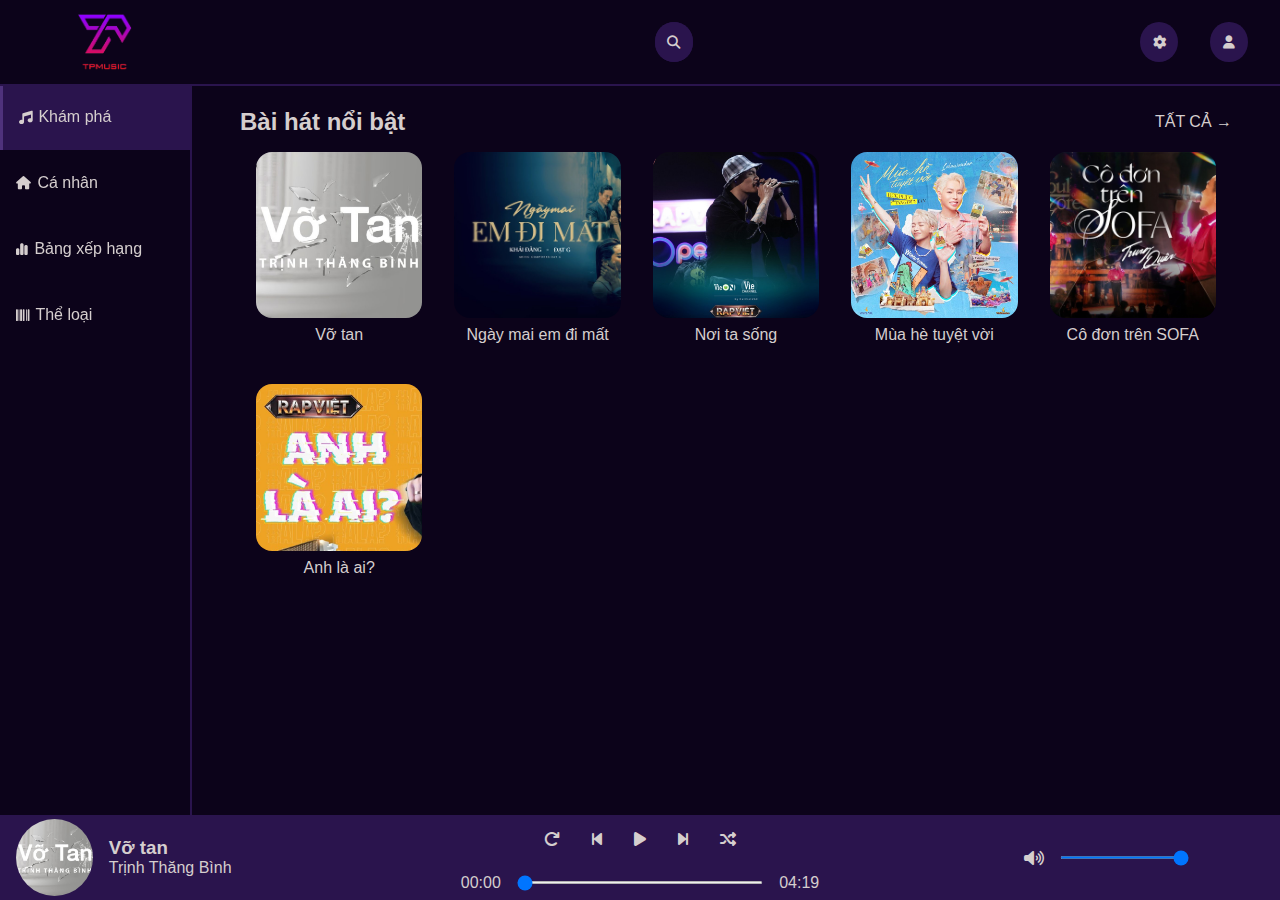
<file: BTL/featured.html>
<!DOCTYPE html>
<html lang="en">
<head>
    <meta charset="UTF-8">
    <meta name="viewport" content="width=device-width, initial-scale=1.0">
    <title>TPMUSIC - Web nghe nhạc trực tuyến</title>
    <link rel="icon" href="./assests/img/logo.png">
    <link rel="stylesheet" href="./css/style.css">
    <link rel="stylesheet" href="./css/responsive.css">
    <link rel="stylesheet" href="https://cdnjs.cloudflare.com/ajax/libs/font-awesome/6.4.0/css/all.min.css">
    <script src="https://cdnjs.cloudflare.com/ajax/libs/jquery/3.7.0/jquery.min.js"></script>
</head>
<body>
    <header>
        <div class="header flex">
            <a href="./index.html"><img class="logo" src="./assests/img/logo.png" alt=""></a>
            <form id="search-form" class="flex header search">
                <button type="button" class="search-btn btn" id="searchButton" onclick="searchSong()"><i class="fa-solid fa-magnifying-glass"></i></button>
                <input class="search-text" type="text" placeholder="Tìm kiếm bài hát..." id="searchInput">
            </form>
            <form class="flex header setting-user">
                <div><button type="button" class="btn" id="setting-button"><i class="fa-solid fa-gear"></i></button>
                    <ul class="v-user v-user-setting" id="setting">
                        <li>
                            <a href="" id="change-color">Thay đổi màu nền</a>
                        </li>
                        <li>
                            <a href="" id="introduce">Giới thiệu</a>
                        </li>
                        <li>
                            <a href="#footer">Liên hệ</a>
                        </li>
                    </ul>
                </div>
                <div class="user">
                    <button type="button" id="btn-user" class="btn"><i class="fa-solid fa-user"></i></button>
                    <ul id="v-user" class="v-user">
                        <li><a class="js-register">Đăng kí</a></li>
                        <li><a class="js-login">Đăng nhập</a></li>
                    </ul>
                </div>
            </form>
        </div>
    </header>
    <main>
        <section class="left">
            <ul class="menu">
                <li class="flex nav active-menu">
                    <button class="btn-new"><i class="fa-solid fa-music"></i></button>
                    <a href="./index.html">Khám phá</a>
                </li>
                <li class="flex nav">
                    <button class="btn-new"><i class="fa-solid fa-house"></i></button>
                    <a href="./personal.html">Cá nhân</a>
                </li>
                <li class="flex nav">
                    <button class="btn-new"><i class="fa-solid fa-chart-simple"></i></button>
                    <a href="./rank.html">Bảng xếp hạng</a>
                </li>
                <li class="flex nav">
                    <button class="btn-new"><i class="fa-solid fa-barcode"></i></button>
                    <a href="./categorys.html">Thể loại</a>
                </li>
            </ul>
        </section>
        <section class="right">
            <div class="search-results">
              </div>
            <div style="display: none;" class="personal">
                <div class="profile">
                    <img src="./assests/img/Artists/05-artist.jpg" alt="">
                    <h2>PERSONAL</h2>
                </div>
                <div class="music-personal">
                    <ul>
                        <li><h2>Bài hát</h2></li></ul>
                    <div class="playlist">
                        <div class="song">
                          <div class="thumb" style="background-image: url('https://i.ytimg.com/vi/jTLhQf5KJSc/maxresdefault.jpg')">
                          </div>
                          <div class="body">
                            <h3 class="title">Music name</h3>
                            <p class="author">Singer</p>
                          </div>
                          <div class="option">
                            <i class="fas fa-ellipsis-h"></i>
                          </div>
                        </div>
                    </div>
                </div>
            </div>
            <div class="container featured-html">
                <ul class="flex header header-container">
                    <li><h2>Bài hát nổi bật</h2></li>
                    <li><div><a href="./featured.html">TẤT CẢ &rarr;</a></div></li>
                </ul>
                <ul class="flex v-container" id="featured">
                    <li>
                        <div class="featured" data-song="Nơi ta sống">
                            <div>
                                <a>
                                    <img src="./assests/img/Artists/01-artist.jpg" alt="">
                                    <i class="fa-solid fa-play"></i>
                                </a>    
                            </div>
                            <a>Nơi ta sống</a>
                        </div>
                    </li>
                </ul>
            </div>
        </section>
    </main>
    <!-- Form Log -->
    <div class="modal js-modal ">
        <div class="modal-body">
            <div class="auto-form">
                <div class="auto-form-header">
                    <h3 class="auto-form-heading">Đăng ký </h3>
                </div>
                <div class="auto-form-form">
                    <div class="auto-form-group">
                        <input type="email" class="auth-form-input" id="signup-email" placeholder="Email của bạn">
                    </div>
                    <div class="auto-form-form">
                        <input type="password" class="auth-form-input" id="signup-password" placeholder="Mật khẩu của bạn">
                    </div>
                    <div class="auto-form-form">
                        <input type="password" class="auth-form-input" id="Resignup-password" placeholder="Nhập lại mật khẩu của bạn">
                    </div>
                    <div class="auto-form-aside">
                        <p class="auto-form-p">
                            Bằng việc đăng kí, bạn đã đồng ý với TPmusic về
                            <a href="" class="auto-form-p1">Điều khoản dịch vụ </a>&
                            <a href="" class="auto-form-p1">Chính sách bảo mật </a>
                        </p>
                    </div>
                </div>
            </div>
            <div class="auto-form-controls">
                <button class="btn123 auto-form-controls-back exit">Thoát</button>
                <button class="btn123" onclick="signup()">Đăng ký</button>
            </div>
            <div class="auto-form-">
                <a href="" class="btn123 bth-- ">
                    <i class="iconsocial fa-brands fa-facebook"></i> Kết nối với facebook
                </a>
                <a href="" class="btn123 bth--">
                    <i class="iconsocial fa-brands fa-google"></i> Kết nối với google
                </a>
            </div>
        </div>
    </div>
    </div>
    <div class="modal js-modal1 ">
        <div class="modal-body">
            <div class="modal-fly"></div>
            <div class="auto-form">
                <div class="auto-form-header">
                    <h3 class="auto-form-heading">Đăng nhập </h3>
                </div>
                <div class="auto-form-form">
                    <div class="auto-form-group">
                        <input type="email" class="auth-form-input Email-login" id="login-email" placeholder="Email của bạn">
                    </div>
                    <div class="auto-form-form">
                        <input type="password" class="auth-form-input Pass-login" id="login-password" placeholder="Mật khẩu của bạn">
                    </div>
                    <div class="auto-form-aside">
                        <div class="auth-form_help">
                            <a href="" class="auto-form_help-link">Quên mật khẩu</a>
                            <span class="auto-form_help-link-1"></span>
                            <a href="" class="auto-form_help-link">Cần trợ giúp</a>
                        </div>
                    </div>
                    <div class="auto-form-controls">
                        <button class="btn123 auto-form-controls-back exit1">Thoát</button>
                        <button class="btn123 login-win" onclick="dangnhap()">Đăng nhập</button>
                    </div>
                    <div class="auto-form-">
                        <a href="" class="btn123 bth-- ">
                            <i class="iconsocial fa-brands fa-facebook"></i> Kết nối bằng facebook
                        </a>
                        <a href="" class="btn123 bth--">
                            <i class="iconsocial fa-brands fa-google"></i> Kết nối bằng google
                        </a>
                    </div>
                </div>
            </div>
        </div>
    </div>
    <div class="modal js-modal2 ">
        <div class="modal-body">
            <div class="modal-fly"></div>
            <div class="auto-form">
                <div class="auto-form-header-log">
                    <h3 class="auto-form-heading-log">Đăng nhập thành công </h3>
                </div>
                <div class="auto-form-controls controls">
                    <button class="btn123 auto-form-controls-back exit2">Thoát</button>
                </div>
            </div>
        </div>
    </div>
    </div>
    <div class="modal js-modal3 ">
        <div class="modal-body">
            <div class="modal-fly"></div>
            <div class="auto-form">
                <div class="auto-form-header-log">
                    <h3 class="auto-form-heading-log">Sai email hoặc mật khẩu </h3>
                </div>
                <div class="auto-form-controls controls">
                    <button class="btn123 auto-form-controls-back exit3">Thoát</button>
                </div>
            </div>
        </div>
    </div>
    </div>
    <div class="modal js-modal4 ">
        <div class="modal-body">
            <div class="modal-fly"></div>
            <div class="auto-form">
                <div class="auto-form-header-log">
                    <h3 class="auto-form-heading-log">Đăng ký thành công </h3>
                </div>
                <div class="auto-form-controls controls">
                    <button class="btn123 auto-form-controls-back exit4">Thoát</button>
                </div>
            </div>
        </div>
    </div>
    </div>
    <div class="modal js-modal5 ">
        <div class="modal-body">
            <div class="modal-fly"></div>
            <div class="auto-form">
                <div class="auto-form-header-log">
                    <h3 class="auto-form-heading-log">Vui lòng nhập lại đúng mật khẩu</h3>
                </div>
                <div class="auto-form-controls controls">
                    <button class="btn123 auto-form-controls-back exit5">Thoát</button>
                </div>
            </div>
        </div>
    </div>
    </div>
    <!-- Gioi thieu -->
    <div class="modal js-modal-intro ">
        <div class="modal-body">
            <div class="auto-form">
                <img class="logo-introduce" src="assests/img/logo.png" alt="#">
                <div class="auto-form-aside">
                    <h2 class="auto-form-p1">
                        Giấy phép mạng xã hội: 157/GP-BTTTT do Bộ Thông tin và Truyền thông cấp ngày 24/4/2019
                    </h2>
                    <h2 class="auto-form-p1">
                        Chủ quản: Công Ty Cổ Phần TP 371 Nguyễn Kiệm, Phường 3, Gò Vấp, Thành phố Hồ Chí Minh
                    </h2>
                </div>
                <div class="auto-form-controls controls">
                    <button class="btn123 auto-form-controls-back1 exit6">Thoát</button>
                </div>
            </div>
        </div>
    </div>
    <!-- End introduce -->
    <div class="modal js-modal-send  ">
        <div class="modal-body">
            <div class="modal-fly"></div>
            <div class="auto-form">
                <div class="auto-form-header-contact">
                    <h3>Hệ thống ghi nhận nội dung phản hồi của quý khách,cảm ơn quý khách đã phản hồi</h3>
                </div>
                <div class="auto-form-controls controls">
                    <button class="btn123 auto-form-controls-back exit10">Thoát</button>
                </div>
            </div>
        </div>
    </div>
    <div id="go-to-top"><i class="fa-solid fa-arrow-up"></i></div>
    <!-- Control Music -->
    <div class="player">
        <!-- Dashboard -->
        <div class="dashboard">
          <div class="cd">
            <div class="cd-thumb">
                <div style="background-image: url(./assests/img/Artists/02-artist.jpg);" class="music-image"></div>
                <div class="title-song">
                    <h3>Now playing:</h3>
                    <h4>String 57th & 9th</h4>
                  </div>
            </div>
          </div>
          <!-- Control -->
          <div class="control">
            <div>
                <div class="btn-active btn-new btn-repeat">
                    <i class="fas fa-redo"></i>
                </div>
                <div class="btn-new btn-prev">
                    <i class="fas fa-step-backward"></i>
                </div>
                <div class="btn-new btn-toggle-play">
                    <i class="fas fa-pause icon-pause"></i>
                    <i class="fas fa-play icon-play"></i>
                </div>
                <div class="btn-new btn-next">
                    <i class="fas fa-step-forward"></i>
                </div>
                <div class="btn-active btn-new btn-random">
                    <i class="fas fa-random"></i>
                </div>
            </div>
            <div>
                <div class="start-time">00:00</div>
                <input id="progress" class="progress" type="range" value="0" step="1" min="0" max="100">
                <div class="start-end">04:12</div>
            </div>
          </div>
          <div>
            <div class="btn-new btn-random">
                <i class="fas fa-volume-high icon-max"></i>
                <i class="fas fa-volume-xmark icon-min"></i>
              </div>
              <div class="volume-control">
                <input id="volume" class="volume" type="range" value="100" step="1" min="0" max="100">
              </div>
          </div>
          <audio id="audio" src=""></audio>
        </div>
    </div>
    <!-- End Form -->
    <script src="./js/music.js"></script>
    <script src="./js/index.js"></script>
</body>
</html>
</file>
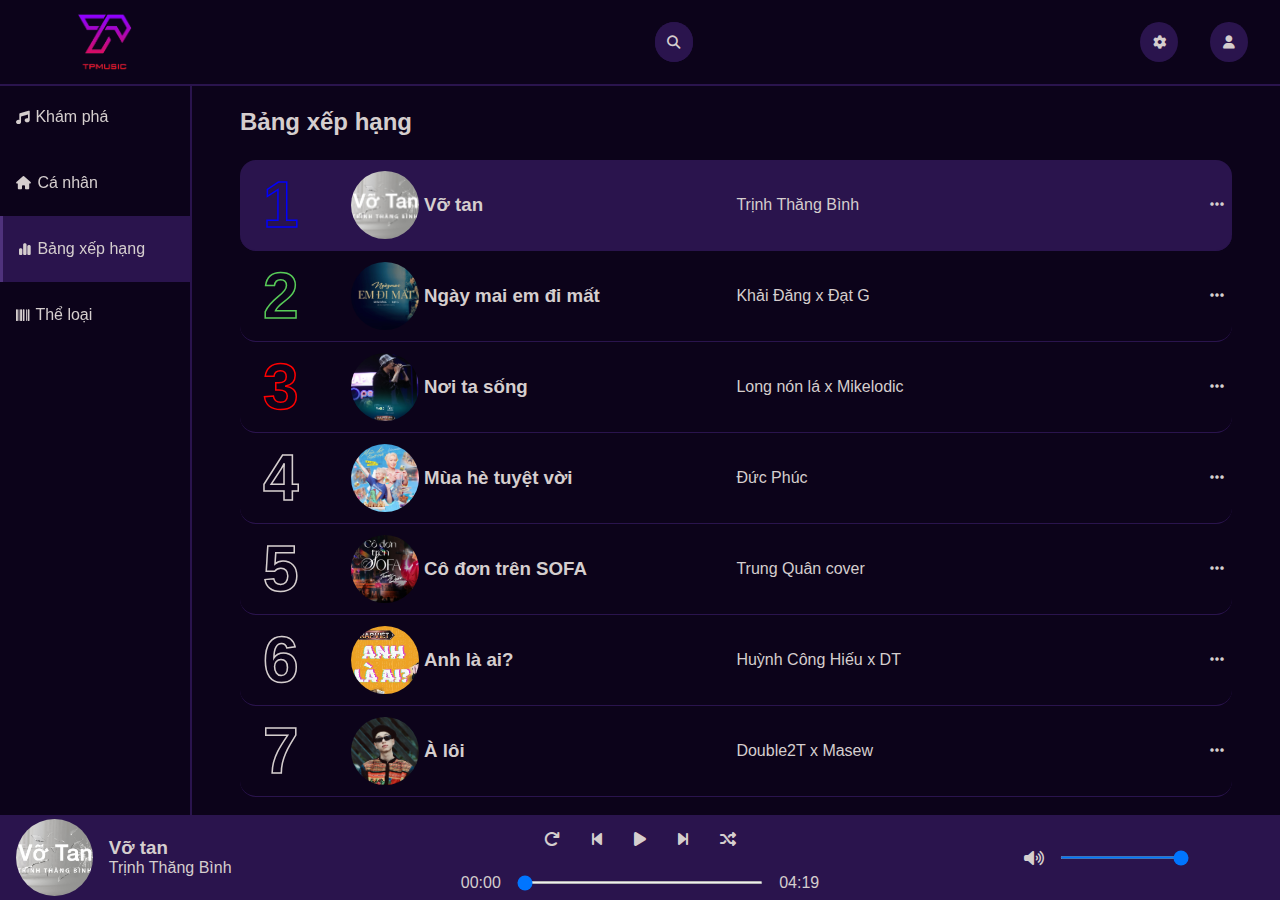
<file: BTL/rank.html>
<!DOCTYPE html>
<html lang="en">
<head>
    <meta charset="UTF-8">
    <meta name="viewport" content="width=device-width, initial-scale=1.0">
    <title>TPMUSIC - Web nghe nhạc trực tuyến</title>
    <link rel="icon" href="./assests/img/logo.png">
    <link rel="stylesheet" href="./css/style.css">
    <link rel="stylesheet" href="./css/responsive.css">
    <link rel="stylesheet" href="https://cdnjs.cloudflare.com/ajax/libs/font-awesome/6.4.0/css/all.min.css">
    <script src="https://cdnjs.cloudflare.com/ajax/libs/jquery/3.7.0/jquery.min.js"></script>
</head>
<body>
    <header>
        <div class="header flex">
            <a href="./index.html"><img class="logo" src="./assests/img/logo.png" alt=""></a>
            <form id="search-form" class="flex header search">
                <button type="button" class="search-btn btn" id="searchButton" onclick="searchSong()"><i class="fa-solid fa-magnifying-glass"></i></button>
                <input class="search-text" type="text" placeholder="Tìm kiếm bài hát..." id="searchInput">
            </form>
            <form class="flex header setting-user">
                <div><button type="button" class="btn" id="setting-button"><i class="fa-solid fa-gear"></i></button>
                    <ul class="v-user v-user-setting" id="setting">
                        <li>
                            <a href="" id="change-color">Thay đổi màu nền</a>
                        </li>
                        <li>
                            <a href="" id="introduce">Giới thiệu</a>
                        </li>
                        <li>
                            <a href="#footer">Liên hệ</a>
                        </li>
                    </ul>
                </div>
                <div class="user">
                    <button type="button" id="btn-user" class="btn"><i class="fa-solid fa-user"></i></button>
                    <ul id="v-user" class="v-user">
                        <li><a class="js-register">Đăng kí</a></li>
                        <li><a class="js-login">Đăng nhập</a></li>
                    </ul>
                </div>
            </form>
        </div>
    </header>
    <main>
        <section class="left">
            <ul class="menu">
                <li class="flex nav">
                    <button class="btn-new"><i class="fa-solid fa-music"></i></button>
                    <a href="./index.html">Khám phá</a>
                </li>
                <li class="flex nav">
                    <button class="btn-new"><i class="fa-solid fa-house"></i></button>
                    <a href="./personal.html">Cá nhân</a>
                </li>
                <li class="flex nav active-menu">
                    <button class="btn-new"><i class="fa-solid fa-chart-simple"></i></button>
                    <a href="./rank.html">Bảng xếp hạng</a>
                </li>
                <li class="flex nav">
                    <button class="btn-new"><i class="fa-solid fa-barcode"></i></button>
                    <a href="./categorys.html">Thể loại</a>
                </li>
            </ul>
        </section>
        <section class="right">
            <div class="search-results">
              </div>
            <div class="personal">
                <div class="ranking-header">Bảng xếp hạng</div>
                <div class="music-personal">
                    <div class="playlist">
                        <div class="song">
                            <div class="stt">1</div>
                            <div class="thumb" style="background-image: url('https://i.ytimg.com/vi/jTLhQf5KJSc/maxresdefault.jpg')"></div>
                            <div class="body">
                                <h3 class="title">Music name</h3>
                                <p class="author">Singer</p>
                            </div>
                            <div class="option">
                                <i class="fas fa-ellipsis-h"></i>
                            </div>
                        </div>
                    </div>
                </div>
            </div>
            
        </section>
    </main>
    <!-- Form Log -->
    <div class="modal js-modal ">
        <div class="modal-body">
            <div class="auto-form">
                <div class="auto-form-header">
                    <h3 class="auto-form-heading">Đăng ký </h3>
                </div>
                <div class="auto-form-form">
                    <div class="auto-form-group">
                        <input type="email" class="auth-form-input" id="signup-email" placeholder="Email của bạn">
                    </div>
                    <div class="auto-form-form">
                        <input type="password" class="auth-form-input" id="signup-password" placeholder="Mật khẩu của bạn">
                    </div>
                    <div class="auto-form-form">
                        <input type="password" class="auth-form-input" id="Resignup-password" placeholder="Nhập lại mật khẩu của bạn">
                    </div>
                    <div class="auto-form-aside">
                        <p class="auto-form-p">
                            Bằng việc đăng kí, bạn đã đồng ý với TPmusic về
                            <a href="" class="auto-form-p1">Điều khoản dịch vụ </a>&
                            <a href="" class="auto-form-p1">Chính sách bảo mật </a>
                        </p>
                    </div>
                </div>
            </div>
            <div class="auto-form-controls">
                <button class="btn123 auto-form-controls-back exit">Thoát</button>
                <button class="btn123" onclick="signup()">Đăng ký</button>
            </div>
            <div class="auto-form-">
                <a href="" class="btn123 bth-- ">
                    <i class="iconsocial fa-brands fa-facebook"></i> Kết nối với facebook
                </a>
                <a href="" class="btn123 bth--">
                    <i class="iconsocial fa-brands fa-google"></i> Kết nối với google
                </a>
            </div>
        </div>
    </div>
    </div>
    <div class="modal js-modal1 ">
        <div class="modal-body">
            <div class="modal-fly"></div>
            <div class="auto-form">
                <div class="auto-form-header">
                    <h3 class="auto-form-heading">Đăng nhập </h3>
                </div>
                <div class="auto-form-form">
                    <div class="auto-form-group">
                        <input type="email" class="auth-form-input Email-login" id="login-email" placeholder="Email của bạn">
                    </div>
                    <div class="auto-form-form">
                        <input type="password" class="auth-form-input Pass-login" id="login-password" placeholder="Mật khẩu của bạn">
                    </div>
                    <div class="auto-form-aside">
                        <div class="auth-form_help">
                            <a href="" class="auto-form_help-link">Quên mật khẩu</a>
                            <span class="auto-form_help-link-1"></span>
                            <a href="" class="auto-form_help-link">Cần trợ giúp</a>
                        </div>
                    </div>
                    <div class="auto-form-controls">
                        <button class="btn123 auto-form-controls-back exit1">Thoát</button>
                        <button class="btn123 login-win" onclick="dangnhap()">Đăng nhập</button>
                    </div>
                    <div class="auto-form-">
                        <a href="" class="btn123 bth-- ">
                            <i class="iconsocial fa-brands fa-facebook"></i> Kết nối bằng facebook
                        </a>
                        <a href="" class="btn123 bth--">
                            <i class="iconsocial fa-brands fa-google"></i> Kết nối bằng google
                        </a>
                    </div>
                </div>
            </div>
        </div>
    </div>
    <div class="modal js-modal2 ">
        <div class="modal-body">
            <div class="modal-fly"></div>
            <div class="auto-form">
                <div class="auto-form-header-log">
                    <h3 class="auto-form-heading-log">Đăng nhập thành công </h3>
                </div>
                <div class="auto-form-controls controls">
                    <button class="btn123 auto-form-controls-back exit2">Thoát</button>
                </div>
            </div>
        </div>
    </div>
    </div>
    <div class="modal js-modal3 ">
        <div class="modal-body">
            <div class="modal-fly"></div>
            <div class="auto-form">
                <div class="auto-form-header-log">
                    <h3 class="auto-form-heading-log">Sai email hoặc mật khẩu </h3>
                </div>
                <div class="auto-form-controls controls">
                    <button class="btn123 auto-form-controls-back exit3">Thoát</button>
                </div>
            </div>
        </div>
    </div>
    </div>
    <div class="modal js-modal4 ">
        <div class="modal-body">
            <div class="modal-fly"></div>
            <div class="auto-form">
                <div class="auto-form-header-log">
                    <h3 class="auto-form-heading-log">Đăng ký thành công </h3>
                </div>
                <div class="auto-form-controls controls">
                    <button class="btn123 auto-form-controls-back exit4">Thoát</button>
                </div>
            </div>
        </div>
    </div>
    </div>
    <div class="modal js-modal5 ">
        <div class="modal-body">
            <div class="modal-fly"></div>
            <div class="auto-form">
                <div class="auto-form-header-log">
                    <h3 class="auto-form-heading-log">Vui lòng nhập lại đúng mật khẩu</h3>
                </div>
                <div class="auto-form-controls controls">
                    <button class="btn123 auto-form-controls-back exit5">Thoát</button>
                </div>
            </div>
        </div>
    </div>
    </div>
    <!-- Gioi thieu -->
    <div class="modal js-modal-intro ">
        <div class="modal-body">
            <div class="auto-form">
                <img class="logo-introduce" src="assests/img/logo.png" alt="#">
                <div class="auto-form-aside">
                    <h2 class="auto-form-p1">
                        Giấy phép mạng xã hội: 157/GP-BTTTT do Bộ Thông tin và Truyền thông cấp ngày 24/4/2019
                    </h2>
                    <h2 class="auto-form-p1">
                        Chủ quản: Công Ty Cổ Phần TP 371 Nguyễn Kiệm, Phường 3, Gò Vấp, Thành phố Hồ Chí Minh
                    </h2>
                </div>
                <div class="auto-form-controls controls">
                    <button class="btn123 auto-form-controls-back1 exit6">Thoát</button>
                </div>
            </div>
        </div>
    </div>
    <!-- End introduce -->
    <div class="modal js-modal-send  ">
        <div class="modal-body">
            <div class="modal-fly"></div>
            <div class="auto-form">
                <div class="auto-form-header-contact">
                    <h3>Hệ thống ghi nhận nội dung phản hồi của quý khách,cảm ơn quý khách đã phản hồi</h3>
                </div>
                <div class="auto-form-controls controls">
                    <button class="btn123 auto-form-controls-back exit10">Thoát</button>
                </div>
            </div>
        </div>
    </div>
    <div id="go-to-top"><i class="fa-solid fa-arrow-up"></i></div>
    <!-- Control Music -->
    <div class="player">
        <!-- Dashboard -->
        <div class="dashboard">
          <div class="cd">
            <div class="cd-thumb">
                <div style="background-image: url(./assests/img/Artists/02-artist.jpg);" class="music-image"></div>
                <div class="title-song">
                    <h3>Now playing:</h3>
                    <h4>String 57th & 9th</h4>
                  </div>
            </div>
          </div>
          <!-- Control -->
          <div class="control">
            <div>
                <div class="btn-active btn-new btn-repeat">
                    <i class="fas fa-redo"></i>
                </div>
                <div class="btn-new btn-prev">
                    <i class="fas fa-step-backward"></i>
                </div>
                <div class="btn-new btn-toggle-play">
                    <i class="fas fa-pause icon-pause"></i>
                    <i class="fas fa-play icon-play"></i>
                </div>
                <div class="btn-new btn-next">
                    <i class="fas fa-step-forward"></i>
                </div>
                <div class="btn-active btn-new btn-random">
                    <i class="fas fa-random"></i>
                </div>
            </div>
            <div>
                <div class="start-time">00:00</div>
                <input id="progress" class="progress" type="range" value="0" step="1" min="0" max="100">
                <div class="start-end">04:12</div>
            </div>
          </div>
          <div>
            <div class="btn-new btn-random">
                <i class="fas fa-volume-high icon-max"></i>
                <i class="fas fa-volume-xmark icon-min"></i>
              </div>
              <div class="volume-control">
                <input id="volume" class="volume" type="range" value="100" step="1" min="0" max="100">
              </div>
          </div>
          <audio id="audio" src=""></audio>
        </div>
    </div>
    <!-- End Form -->
    <script src="./js/music.js"></script>
    <script src="./js/index.js"></script>
</body>
</html>
</file>
<file: BTL/css/style.css>
:root {
    --blackblue: #0c031a;
    --whitenew: #ffffff;
    --white: #d5cece;
    --blueviolet: #2a144d;
    --violet: #4f327c;
}

:root.root1 {
    --blackblue: #fff;
    --whitenew: black;
    --white: #1f1d1d;
    --blueviolet: #dccaca;
    --violet: #9e8e8e;
}


* {
    margin: 0;
    padding: 0;
    box-sizing: border-box;
    font-family: Arial, Helvetica, sans-serif;
    transition: all ease;
}

body {
    background-color: var(--blackblue);
    margin-bottom: 85.4px;
}

body::-webkit-scrollbar {
    width: 6px;
}

body::-webkit-scrollbar-thumb {
    background-color: var(--blueviolet);
    border-radius: 5px;
    -webkit-box-shadow: inset 0 0 6px rgba(0,0,0,.5);
}

body::-webkit-scrollbar-thumb:hover {
    background-color: var(--violet);
    cursor: pointer;
}

.flex {
    display: flex;
}

.search:hover,
.search:hover .search-btn,
ul.v-user > li > a:hover,
.setting-user > div:hover > button,
ul.menu > li:hover,
ul.menu > li:hover > button,
.song:hover,
#go-to-top:hover,
.btn123:hover {
    background-color: var(--violet);
    text-shadow: 3px 3px 5px var(--blackblue);
    color: var(--whitenew);
    cursor: pointer;
    transition: text-shadow 0.25s, background-color 0.6s, color 0.5s;
}

ul.menu > li:hover > a,
#next:hover, #prev:hover,
.container > ul > li > div > div:hover,
.container > ul > li > div > a:hover {
    color: var(--whitenew);
    transition: color 0.5s;
    cursor: pointer;
}


/*Start header */
header {
    border-bottom: 2px solid var(--blueviolet);
    position: fixed;
    top: 0;
    left: 0;
    right: 0;
    z-index: 2;
    background-color: var(--blackblue);
}
main {
    margin-top: 5.25rem;
    margin-left: 15%;
}
.left {
    position: fixed;
    top: 5.25rem;
    left: 0;
    bottom: 0;
}
.header {
    align-items: center;
    justify-content: space-between;
}
.logo {
    width: 5rem;
    margin: 0 4rem;
}
.fa-solid {
    color: var(--white);
}
.btn {
    background-color: var(--blueviolet);
    border: none;
    padding: 0.8rem;
    cursor: pointer;
    border-radius: 50%;
}

/* Start search */
.search {
    border-radius: 20rem;
    background-color: var(--blueviolet);
}
.search-text {
    color: var(--white);
    border: none;
    outline: none;
    background: none;
    font-size: 1rem;
    width: 0;
    padding: 0;
    transition: all 0.35s ease-in-out;
}
.search-text::placeholder {
    color: var(--white);
}
.search:hover {
    box-shadow: 0px 3px 8px var(--violet);
}

/* ko hover */
.search:hover .search-text {
    width: 30rem;
}
.btn > i {
    background-color: transparent;
}

/*Start setting user */
.setting-user > div {
    margin-right: 2rem;
}
.v-user {
    display: none;
    position: absolute;
    box-shadow: 0px 3px 8px var(--blueviolet);
}
ul.v-user {
    right: 0;
    top: 4.5rem;
    border-radius: 13px;
    z-index: 99;
}

ul.v-user:after {
    content: "";
    border-width: 10px;
    border-style: solid;
    border-color: transparent transparent var(--blueviolet) transparent;
    position: absolute;
    top: -19px;
    right: 25%;
}

ul.v-user-setting:after {
    content: "";
    border-width: 10px;
    border-style: solid;
    border-color: transparent transparent var(--blueviolet) transparent;
    position: absolute;
    top: -19px;
    right: 50%;
}

ul.v-user > li {
    list-style-type: none;
    border-bottom: 1px solid var(--blackblue);
    background: transparent;
}
ul.v-user > li:last-child {
    border-bottom: none;
}
ul.v-user > li > a {
    text-decoration: none;
    color: var(--white);
    display: block;
    padding: 1.2rem 2.2rem;
    background-color: var(--blueviolet);
    font-size: 1.2rem;
}
ul.v-user > li:first-child > a {
    border-radius: 0.8rem 0.8rem 0 0;
}
ul.v-user > li:last-child > a {
    border-radius: 0 0 0.8rem 0.8rem;
}
ul.header > li {
    list-style-type: none;
}


/* Main */
.right {
    margin: 0 3rem;
}
/* Nav*/
.left {
    width: 15%;
    border-right: 2px solid var(--blueviolet);
}
.btn-new {
    border: none;
    cursor: pointer;
    background-color: transparent;
}
.nav {
    align-items: center;
}

ul.menu > li:focus {
    background-color: #0c031a;
}

.active-menu {
background-color: var(--blueviolet);
border-left: 3px solid var(--violet);
}

ul.menu > li > a {
    text-decoration: none;
    display: block;
    padding: 1.2rem;
    color: var(--white);
}
ul.menu > li > button {
    margin-left: 2rem;
    display: block;
    background-color: transparent;
}

/* Slider */
.slider {
    position: relative;
    height: 30vh;
    overflow: hidden;
    display: flex;
    align-items: center;
}
.item {
    position: absolute;
    transition: 0.5s;
    left: calc(50% - 150px);
    width: 25%;
    
}
.item > img {
    width: 100%;
    border-radius: 1rem;
}
#next, #prev {
    position: absolute;
    top: 40%;
    color: var(--white);
    background-color: transparent;
    border: none;
    font-size: xx-large;
    font-family: monospace;
    font-weight: bold;
    left: 50px;
}
#next {
    left: unset;
    right: 50px;
}

/* Star artists */
.container {
    height: 40vh;
    overflow: hidden;
}
.container > ul {
    list-style-type: none;
}
.container > ul > li > h2 {
    display: block;
    color: var(--white);
}
.container > ul > li > div > a {
    display: block;
    text-decoration: none;
    color: var(--white);
    text-align: center;
    padding: 0.5rem;
}
.container > ul.header-container > li > div > a {
    display: none;
    padding: 0;
}
@keyframes leftToRight {
    from {
      transform: translateX(-50%);
    }
    to {
      transform: translateX(0);
    }
}
.container:hover > ul.header-container > li > div > a {
    display: block;
    animation: leftToRight 1s forwards;
}
ul.v-container {
    flex-wrap: wrap;
}
ul.v-container > li {
    width: 20%;
}
ul.v-container > li > div {
    padding: 1rem;
}
ul.v-container > li > div > div {
    position: relative;
    overflow: hidden;
    border-radius: 1rem;
    width: 100%;
    height: 0;
    padding-bottom: 100%;
}
ul.v-container > li > div > div > a > img {
    width: 100%;
    transition: opacity 0.5s;
}
ul.v-container > li > div > div > a > i {
    border: 1px solid var(--whitenew);
    padding: 0.7rem;
    border-radius: 50%;
    position: absolute;
    top: 50%;
    left: 50%;
    transform: translate(-50%, -50%);
    display: none;
    color: var(--whitenew);
}
ul.v-container > li > div > div:hover > a > i {
    display: block;
}
ul.v-container > li > div > div:hover > a > img {
    transform: scale(1.3);
    transition: transform 1s;
    opacity: 0.6;
}

/* Persional */
.profile {
    display: flex;
    flex-direction: column;
    align-items: center;
    padding: 3rem;
    position: relative;
}
.profile::after {
    content: "";
    position: absolute;
    bottom: 0;
    left: 0;
    width: 100%;
    height: 1px;
    background-color: var(--whitenew);
}
@keyframes rotateImg {
    from {
      transform: rotate(0);
    }
    to {
        transform: rotate(360deg);
    }
}
.profile > img {
    width: 10%;
    border-radius: 50%;
    margin-bottom: 1rem;
    animation: rotateImg 7s infinite linear;
}
.profile > h2 {
    color: var(--white);
}

.music-personal {
    margin-bottom: 3rem;
}

.music-personal > ul {
    display: flex;
    justify-content: space-between;
    margin-bottom: 1rem;
    margin-top: 1.5rem;
}
.music-personal > ul > li > button {
    background-color: var(--violet);
    padding: 0.5rem;
    border-radius: 1rem;
    color: var(--white);
}
.music-personal > ul > li > button:hover {
    color: var(--whitenew);
}
.personal > div > ul > li {
    color: var(--white);
    list-style-type: none;
}

.ranking-header {
    color: var(--white);
    font-size:x-large;
    padding: 1.5rem 0;
    font-weight: bold;
}

.song:first-child > .stt {
    -webkit-text-stroke-color: blue;
}

.song:nth-child(2) > .stt {
    -webkit-text-stroke-color: rgb(88, 203, 88);
}

.song:nth-child(3) > .stt {
    -webkit-text-stroke-color: red;
}

.stt {
    font-weight: 700;
    font-size: 4rem;
    padding-right: 2rem;
    -webkit-text-stroke: 1.5px var(--white);
    color: transparent;
    text-align: center;
    width: 10%;
    
}

li.playing {
    background-color: var(--blueviolet);
}


.playlist > div {
    color: var(--white);
}

.search-results {
    color: var(--white);
    animation: modalFaceIn 1.5s ease-in-out;
    overflow: auto;
}

.search-results::-webkit-scrollbar {
    width: 6px;
}

.search-results::-webkit-scrollbar-thumb {
    background-color: var(--blueviolet);
    border-radius: 5px;
    -webkit-box-shadow: inset 0 0 6px rgba(0,0,0,.5);
}

.search-results::-webkit-scrollbar-thumb:hover {
    background-color: var(--violet);
    cursor: pointer;
}

.song {
    position: relative;
    padding: 0.5rem;
    display: flex;
    width: 100%;
    justify-content: space-between;
    align-items: center;
    border-radius: 1rem;
    cursor: pointer;
    border-bottom: 1px solid var(--blueviolet);
}


.body {
    display: flex;
    width: 80%;
}

.title {
    width: 40%;
}

.author {
    display: flex;
    align-items: center;
}

.thumb {
    padding-top: 5%;
    width: 5%;
    border-radius: 50%;
    background-color: #333;
    background-size: cover;
}

.song.active {
    background-color: var(--blueviolet);
}

.song:active {
    opacity: 1;
}




/* Star Form */
.modal {
    position: fixed;
    top: 0;
    left: 0;
    right: 0;
    bottom: 0;
    z-index: 1;
    display: none;
}

.modal-body {
    margin: auto;
    border-radius: 5px;
    background-color: var(--blueviolet);
    color: var(--whitenew);
    position: relative;
}

.auto-form {
    padding: 0 32px;
    width: 600px;
    animation: modalFaceIn ease 0.5s;
}

.auto-form-header {
    margin-top: 20px;
    display: flex;
    align-items: center;
    justify-content: space-between;
}

.auto-form-heading {
    font-size: 2.2rem;
    font-weight: 400px;
}

.auto-form-switch-btn {
    font-size: 1.6rem;
    cursor: pointer;
}

.auth-form-input {
    width: 100%;
    margin-top: 16px;
    height: 40px;
    padding: 0 12px;
    font-size: 14px;
    border-radius: 2px;
    border: 1px solid #888;
}

.auth-form-input:focus {
    border-color: #888;
}

.auto-form-aside {
    margin-top: 18px;
}

.auto-form-p {
    font-size: 14px;
    line-height: 18px;
    text-align: center;
    padding: 0 12px;
}

.auto-form-p1 {
    text-decoration: none;
    color: #888;
}

.auto-form-controls {
    padding-right: 1rem;
    margin-top: 80px;
    display: flex;
    justify-content: flex-end;
}

.btn123 {
    min-width: 142px;
    height: 36px;
    text-decoration: none;
    border: none;
    border-radius: 5px;
    font-size: 15px;
    padding: 0;
    cursor: pointer;
}

.auto-form-controls-back {
    margin-right: 8px;
}

.auto-form- {
    padding: 12px 36px;
    display: flex;
    justify-content: space-between;
}

.iconsocial {
    font-size: 18px;
}

.bth-- {
    line-height: 36px;
    border-radius: 3px;
    color: var(--whitenew);
}

.modal.open {
    display: flex;
}

.auth-form_help {
    display: flex;
    justify-content: flex-end;
}

.auto-form_help-link {
    font-size: 14px;
    text-decoration: none;
    color: var(--whitenew);
}

.auto-form_help-link-1 {
    display: block;
    border-left: 1px solid #888;
    margin: 0 16px;
    height: 22px;
}

@keyframes modalFaceIn {
    from {
        transform: translateY(-100px);
        opacity: 0;
    }
    to {
        transform: translateY(0px);
        opacity: 1;
    }
}

.auto-form-header-log {
    text-align: center;
    margin-top: 20px;
}

.controls {
    margin-bottom: 10px;
}
/* End form */


/* Control Music */
.player {
    z-index: 1;
    position: fixed;
    bottom: 0;
    left: 0;
    right: 0;
    background-color: var(--blueviolet);
    color: var(--white);
}


.dashboard {
    display: flex;
}

.dashboard > div:first-child {
    width: 30%;
    overflow: hidden;
}

.dashboard > div:nth-child(2) {
    width: 40%;
}

.dashboard > div:nth-child(3) {
    width: 30%;
}

.dashboard > div > div > img {
    height: 82px;
    border-radius: 50%;
    margin-left: 1rem;
    animation: rotateImg 7s infinite linear;
    margin-right: 1rem;
}

.dashboard > div {
    display: flex;
    align-items: center;
    list-style-type: none;
}

.cd-thumb {
    display: flex;
    align-items: center;
}

.control {
    flex-direction: column;
}

.control > div:first-child {
    display: flex;
}

.control > div:last-child {
    width: 70%;
}

.control > div:first-child > div {
    padding: 1rem;
}

.control > div:last-child > input {
    width: 100%;
    height: 3px;
    cursor: pointer;
}

.dashboard i:hover {
    color: var(--violet);
}

.player .icon-pause,
.icon-icon-min {
    display: none;
  }
  
.player.playing .icon-pause,
.icon-icon-min {
    display: inline-block;
}
  
.player.playing .icon-play,
.icon-max {
    display: none;
}

.dashboard > div:nth-child(3) {
    padding-left: 10%;
}


.dashboard > div > div {
    display: flex;
    align-items: center;
}

.dashboard > div > div > input {
    margin: 1rem;
    width: 100%;
    height: 3px;
    cursor: pointer;
}

.control .btn-active.active {
    color: var(--violet);
}

.cd-thumb {
    width: 100%;
}

.music-image {
    margin: 0 1rem;
    padding-top: 20%;
    width: 20%;
    border-radius: 50%;
    background-size: cover;
}

.title-song > h4 {
    font-weight: normal;
}


.featured-html {
    padding: 1.5rem 0;
    overflow: unset;
}


/* Gioi thieu */

.logo-introduce {
    display: block;
    margin-left: auto;
    margin-right: auto;
    width: 200px;
}

.auto-form-controls-back1 {
    margin: auto;
}

.auto-form-p1 {
    font-size: 16px;
    line-height: 20px;
    padding: 0 12px;
    margin-top: 10px;
}

.icon-footer {
    font-size: 25px;
    margin-right: 10px;
}

.linkedin1 {
    color: var(--white);
    text-decoration: none;
}

.auto-form-header-contact {
    text-align: center;
    margin-top: 40px;
}

html {
    scroll-behavior: smooth;
}

.a {
    padding-bottom: 15px;
    font-size: 20px;
}

.title-footer,
.footer-l>p {
    font-size: 1.5rem;
    margin-bottom: 20px;
}

.footers {
    display: flex;
    color: var(--white);
}

.footer-l {
    flex: 1;
}

.footer-r {
    flex: 2;
}

.footer-r > p > i {
    width: 4%;
}

.input- {
    font-size: 20px;
    padding: 0.4rem;
    outline: none;
}

.search-info {
    padding: 1rem 0;
}


.dark-mode {
    --blackblue: #0c031a;
    --whitenew: #ffffff;
    --white: #d5cece;
    --blueviolet: #2a144d;
    --violet: #4f327c;
}

.light-mode {
    --blackblue: #fff;
    --white: black;
    --whitenew: #1f1d1d;
    --blueviolet: #dccaca;
    --violet: #9e8e8e;
}

.featured:hover {
    cursor: pointer;
}

#go-to-top {
    background-color: var(--blueviolet);
    position: fixed;
    right: 13px;
    bottom: 100px;
    font-size: xx-large;
    padding: 1rem;
    border-radius: 1rem;
    display: none;
}


.ads > ul > li > div > div > a > img {
    background-color: var(--violet);
}
</file>
<file: BTL/css/responsive.css>
:root {
    --blackblue: #0c031a;
    --whitenew: #ffffff;
    --white: #d5cece;
    --blueviolet: #2a144d;
    --violet: #4f327c;
}

:root.root1 {
    --blackblue: #fff;
    --white: black;
    --whitenew: #1f1d1d;
    --blueviolet: #dccaca;
    --violet: #9e8e8e;
}

@media screen and (max-width: 768px) {
    html {
        font-size: 0.825em; /* 10px / 16px = 0.625 */
      }
    
    body {
        margin-bottom: 120px;
    }

    .logo {
        margin: 0;
        margin-left: 1rem;
    }

    .search .search-text {
        width: 10rem;
    }

    .search:hover .search-text {
        width: 10rem;
    }

    .modal-body {
        width: 100%;
    }

    main {
        margin-top: 0;
        margin-left: 0;
    }
    .right {
        margin: 0;
        margin: 0 1.5rem;
        margin-top: 76px;
    }
    .left {
        width: 100%;
        position: fixed;
        left: 0;
        bottom: 0;
        right: 0;
        top: unset;
        z-index: 3;
        background-color: var(--blueviolet);
        border-top: 3px solid var(--violet);
    }
    ul.menu {
        display: flex;
    }
    ul.menu > li {
        flex-direction: column;
        width: 25%;
        padding: 1rem 0rem;
    }
    
    ul.menu > li > button {
        margin-left: 0;
    }

    ul.menu > li > a {
        padding: 0;
        padding-top: 0.3rem;
    }

    .active-menu {
        background-color: var(--violet);
        border-left: none;
    }

    .dashboard {
        padding: 0.5rem 0;
    }

    .dashboard > div:nth-child(1) {
        width: 50%;
    }

    .dashboard > div:nth-child(2) {
        width: 50%;
    }

    .dashboard > div:nth-child(3) {
        display: none;
    }

    .control > div:last-child {
        display: none;
    }

    .slider {
        height: 25vh;
    }

    .item {
        left: calc(50% - 100px);
    }

    .item > img {
        width: 222%;
    }

    .container {
        height: 26vh;
    }

    ul.v-container > li {
        width: 50%;
    }

    .container > ul.header-container > li > div > a {
        display: block;
    }

    .footers {
        flex-direction: column;
    }

    .footer-l {
        padding: 1rem 0;
    }

    .a {
        font-size: 1rem;
    }

    .input- {
        padding: 0.2rem;
        font-size: 0.8rem;
    }

    .title-footer, .footer-l>p {
        padding: 0.4rem 0;
        margin-bottom: 0;
    }

    .title-footer, .footer-l > p {
        font-size: 1.5rem;
        padding-bottom: 1rem;
    }

    #go-to-top {
        bottom: 130px;
    }

    .player {
        bottom: 63px;
    }

    /* Cá nhân */
    .profile {
        padding: 1rem;
    }

    .profile > img {
        width: 30%;
    }

    .body {
        flex-direction: column;
        width: 50%;
    }

    .thumb {
        padding-top: 20%;
        width: 20%;
    }

    .title {
        width: 100%;
    }

    .auto-form {
        width: 100%;
        padding: 0;
        padding: 1rem;
    }

    .auto-form- {
        padding: 0;
        padding: 1rem;
    }

    .auto-form-controls {
        margin-top: 2rem;
    }

    /* rank */
    .stt {
        width: 20%;
    }
}

@media (min-width: 768px) and (max-width: 1023px) {
    html {
        font-size: 1.3em; /* 10px / 16px = 0.625 */
      }
    
    body {
        margin-bottom: 200px;
    }

    .logo {
        margin: 0;
        margin-left: 1rem;
    }

    .search .search-text {
        width: 15rem;
    }

    .search:hover .search-text {
        width: 15rem;
    }

    main {
        margin-top: 0;
        margin-left: 0;
    }
    .right {
        padding-top: 2rem;
        margin: 0;
        margin: 0 1.5rem;
        margin-top: 108px;
    }
    .left {
        width: 100%;
        position: fixed;
        left: 0;
        bottom: 0;
        right: 0;
        top: unset;
        z-index: 3;
        background-color: var(--blueviolet);
        border-top: 3px solid var(--violet);
    }
    ul.menu {
        display: flex;
    }
    ul.menu > li {
        flex-direction: column;
        width: 25%;
        padding: 1rem 0rem;
    }
    
    ul.menu > li > button {
        margin-left: 0;
    }

    ul.menu > li > a {
        padding: 0;
        padding-top: 0.3rem;
    }

    .active-menu {
        background-color: var(--violet);
        border-left: none;
    }

    .dashboard {
        padding: 0.5rem 0;
    }

    .dashboard > div:nth-child(1) {
        width: 50%;
    }

    .dashboard > div:nth-child(2) {
        width: 50%;
    }

    .dashboard > div:nth-child(3) {
        display: none;
    }

    .control > div:last-child {
        display: none;
    }

    .slider {
        height: 25vh;
    }

    .item {
        left: calc(50% - 200px);
    }

    .item > img {
        width: 222%;
    }

    .container {
        height: 27vh;
    }

    ul.v-container > li {
        width: 33%;
    }

    .container > ul.header-container > li > div > a {
        display: block;
    }

    .footers {
        flex-direction: column;
    }

    .footer-l {
        padding: 1rem 0;
    }

    .a {
        font-size: 1rem;
    }

    .input- {
        padding: 0.2rem;
        font-size: 0.8rem;
    }

    .title-footer, .footer-l>p {
        padding: 0.4rem 0;
        margin-bottom: 0;
    }

    .title-footer, .footer-l > p {
        font-size: 1.5rem;
        padding-bottom: 1rem;
    }

    #go-to-top {
        bottom: 220px;
    }

    .player {
        bottom: 88px;
    }

    /* Cá nhân */
    .profile {
        padding: 1rem;
    }

    .profile > img {
        width: 25%;
    }

    .body {
        flex-direction: column;
        width: 50%;
    }

    .thumb {
        padding-top: 15%;
        width: 15%;
    }

    .title {
        width: 100%;
    }

    .auto-form {
        width: 100%;
        padding: 0;
        padding: 1rem;
    }

    .auto-form- {
        padding: 0;
        padding: 1rem;
    }

    .auto-form-controls {
        margin-top: 2rem;
    }

    .modal-body {
        width: 90%;
    }

    /* rank */
    .stt {
        width: 20%;
    }
}

@media (min-width: 1023px) and (max-width: 1300px) {
    /* Áp dụng kiểu dáng cho màn hình có chiều rộng tối thiểu 1200px */
    .container {
        height: 34vh;
    }
    
    ul.menu > li > button {
        margin-left: 1rem;
    }
    
    ul.menu > li > a {
        padding: 1.5rem 0.4rem;
    }

    .container > ul.header-container > li > div > a {
        display: block;
    }

    .thumb {
        padding-top: 7%;
        width: 7%;
    }

    .item {
        left: calc(50% - 100px);
    }

    .footers {
        flex-direction: column;
    }

    .footer-l {
        padding-bottom: 1rem;
    }
}
</file>
